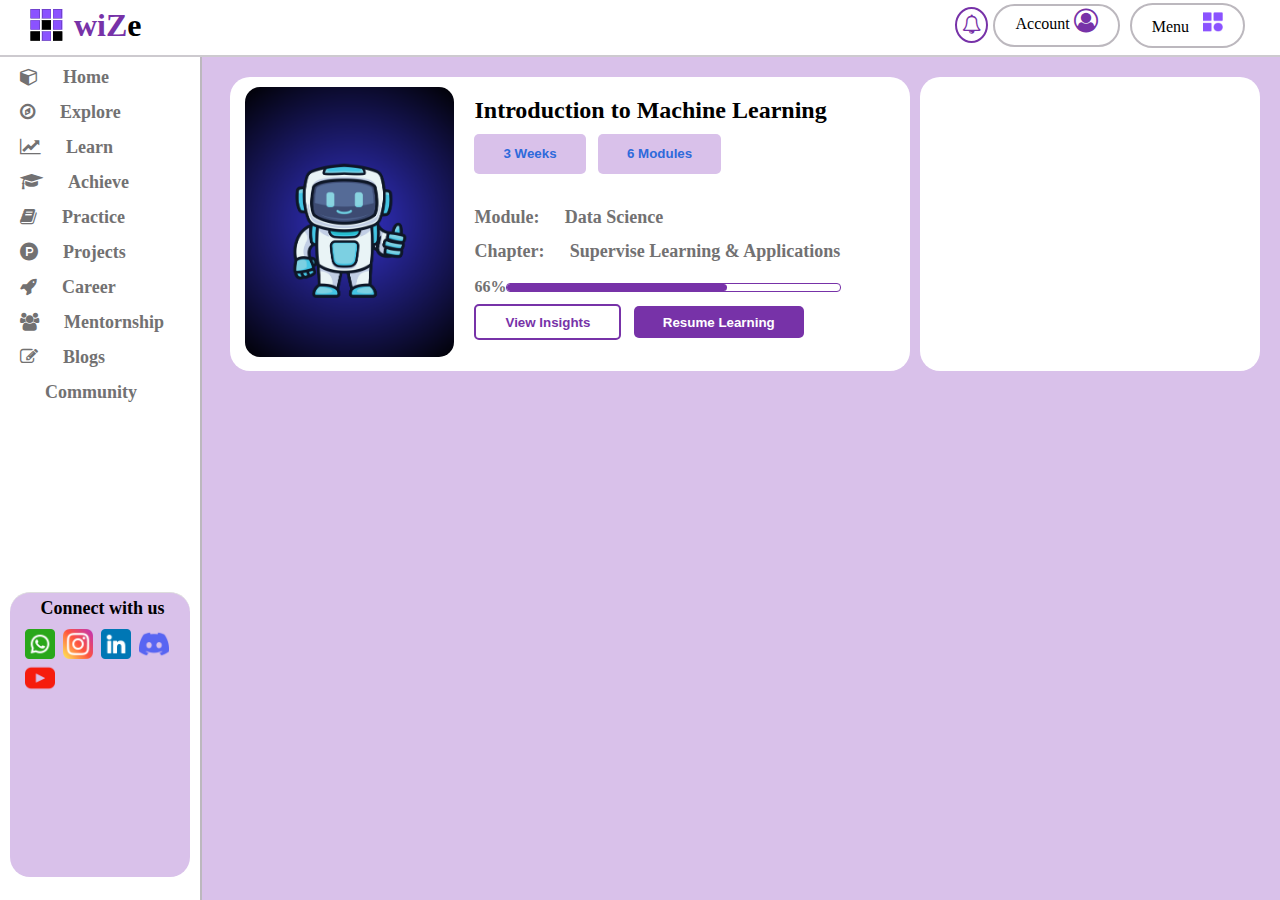
<file: index.html>
<!DOCTYPE html>
<html lang="en">
<head>
  <meta charset="UTF-8">
  <meta name="viewport" content="width=device-width, initial-scale=1.0">
  <title>Document</title>
  <link rel="stylesheet" href="index.css">
  <link rel="stylesheet" href="https://cdnjs.cloudflare.com/ajax/libs/font-awesome/4.7.0/css/font-awesome.min.css">
</head>
<body>
  <header class="header">
    <nav class="nav">
      <span class="nav-child">
        <span class="grid-icon">
          <img src="images/logo.png" alt="logo">
        </span>
        <span class="title">wiZ<span>e</span></span>
      </span>
      <span class="nav-child">
        <span class="bell-icon">
          <i class="fa fa-bell-o"></i>
        </span>
        <span class="details">Account <span class="icon">
            <i class="fa fa-user-circle-o" aria-hidden="true"></i>
          </span></span>
        <span class="details">Menu
          <span class="menu-icon">
            <img src="images/menu icon.png" alt="menu-icon">
          </span>
        </span>
      </span>
    </nav>
  </header>

  <main>
    <aside class="aside">
      <div class="container"></div>
      <div class="social-container">
        <p>Connect with us</p>
        <div class="connect">
          <img src="images/connect/whatsapp (1).png" alt="WhatsApp">
          <img src="images/connect/instagram (1).png" alt="Instagram">
          <img src="images/connect/linkedin.png" alt="LinkedIn">
          <img src="images/connect/discord.png" alt="Discord">
          <img src="images/connect/youtube.png" alt="YouTube">
        </div>
      </div>
    </aside>
    <div class="main-content">
      <div class="main-container">
        <section class="first">
          <section id="banner">
            <img src="images/banner/banner.png" alt="">
          </section>
          <section class="intro-section">
            <h1>Introduction to Machine Learning</h1>
            <div class="btn-container">
              <button class="btn">3 Weeks</button>
              <button class="btn">6 Modules</button>
            </div>
            <div class="data-container">
              <span class="key">Module:</span>
              <span class="value">Data Science</span>
            </div>
            <div class="data-container">
              <span class="key">Chapter:</span>
              <span class="value">Supervise Learning & Applications</span>
            </div>
            <div class="progress">
              <div class="percent">66%</div>
              <div class="progress-bar">
                <div class="progress-in" style="width: 66%;"></div>
              </div>
            </div>
    
            <div class="big-btn">
              <button class="light">View Insights</button>
              <button class="dark">Resume Learning</button>
            </div>
          </section>
    
        </section>
        <section class="second">
          <div></div>
        </section>
      </div>
      <div class="module-container">
      </div>
      <!-- <div class="chapter-container-start">
          <div class="chapter-container-items">
          </div>
          <div class="lesson-container">
            
          </div>
      </div> -->

    </div>
  </main>

  <script src="data/aside.js"></script>
  <script src="data/module.js"></script>
  <script src="data/chapter.js"></script>
  <script src="script.js"></script>
</body>
</html>
</file>
<file: index.css>
*{
   margin: 0px;
   padding: 0px;
}
html, body {
  height: 100%; /* Ensures the HTML and body take up full height */
  margin: 0;
  padding: 0;
}

body {
  background-color: #d9c1ea;
  display: flex; /* Ensures body can flex and expand */
  flex-direction: column;
  min-height: 100vh; /* Ensures body takes at least full viewport height */
}
.header{
  height: 55px;
  border-bottom: 2px solid #cdcacf;
  position: fixed;
  background-color: white;
  width: 100%;
  z-index: 1000;
}

.nav{
  height: 30px;
  /* margin-top: 15px; */
  display: flex;
  justify-content: space-between;
  margin-left: 20px;
  margin-right: 20px;
  /* margin-top: 10px; */
  margin-bottom: 5px;
}

.nav-child{
  display: flex;
  justify-content: space-between;
  height: 30px;
  margin: 10px;
  align-items: center;
}
.grid-icon{
  margin-right: 10px;
}

.title{
  font-size:xx-large;
  font-weight: bolder;
  color: #7732a8;
}

.title span{
  color: black;
}

.details{
  border: 2px solid #bcb8be;
  padding-top:2px;
  margin: 5px;
  padding-left: 20px;
  padding-right: 20px;
  padding-bottom: 10px;
  border-radius:40px;
}

.icon{
  color: #7732a8;
  font-size:x-large;
  font-weight: 300;

}

.bell-icon{
  color: #7732a8;
  font-size:larger;
  font-weight: 300;
  border: 2px solid #7732a8;
  border-radius: 50%;
  padding: 5px;

}

.menu-icon img{
  height: 20px;
  width: 20px;
  padding-top: 5px;
  margin-left: 10px;
}

main{
  padding-top: 57px;
  display: flex;
  flex-grow: 1; /* Ensures main expands */
  min-height: calc(100vh - 57px);
   /* Ensures main takes at least the remaining viewport height */
}

aside {
  width: 200px;
  height: calc(100vh - 57px);
  display: flex;
  flex-direction: column;
  justify-content: space-between;
  border-right: 2px solid #bcb8be;
  background-color: white; /* Ensures aside has the background color */
  min-height: 100vh; 
  position: fixed;
  overflow-y: auto;
  
}


.container {
  flex-grow: 1;
  display: flex;
  flex-direction: column;
}

.container-item {
  flex-shrink: 1;
  font-size: large;
  font-weight: bolder;
  margin-bottom: 2%;
  padding-left: 20px;
  padding-right: 10px;
  margin-top: 10px;
  color: #727172;
  transition: transform 0.3s;
  cursor: pointer;
}

.container-item:hover
{
  transform: scale(1.1);
}
.container-item.active{
  border-left: 5px solid #7732a8;
}

.container-item .item {
  margin-left: 20px;
  padding: 5px;
}




.social-container {
  padding-top: 5px;
  padding-left: 15px;
  padding-bottom: 5px;
  padding-right: 10px;
  background-color: #d9c1ea;
  border-top: 1px solid #ddd;
  margin: 10px;
  margin-bottom: 40%;
  border-radius: 20px;
  flex-grow: 1;
}

.social-container p {
  font-size: large;
  font-weight: bold;
  margin-bottom: 10px;
  text-align: center;
}

.connect img {
  height: 30px;
  width: 30px;
  margin-right: 4px;
  transition: transform 0.3s;
}

.connect img:hover {
  transform: scale(1.1);
}

.main-content {

  flex-grow: 1;
  background-color: #d9c1ea; 
  margin-left: 200px;
  padding: 10px;
  box-sizing: content-box;
}

.main-container{
  display: flex;
  justify-content: space-between;
  flex-wrap: wrap;
  margin: 10px;
  box-sizing: border-box;
  margin-left: 20px;
}

.main-container .first{
  background-color: white;
  border-radius: 20px;
  display: flex;
  padding: 10px;
  flex-grow: 2;
  margin-right: 10px;
  flex-wrap:wrap;
}
.first .banner{
  flex-grow: 1;
}
.main-container .first img{
  height: 270px;
  border-radius: 15px;
  margin-left: 5px;
}

.intro-section{
  margin-left: 10px;
  padding: 10px;
  flex-grow: 2;
}

.intro-section h1{
  font-size: x-large;
  margin-bottom: 10px;
}
.btn-container{
  margin-bottom: 8%;
}
.btn-container button{
  margin-right: 2%;
  padding:3% 7%;
  border-radius: 5px;
  border: none;
  background-color: #d9c1ea;
  text-align: center;
  color:#2e6adb;
  font-weight: bold;
}

.data-container{
  font-size: large;
  font-weight: bold;
  color: #727172;
  margin-top: 3%;
}

.data-container .key{
  margin-right: 5%;
}
.progress{
  margin-top: 4%;
  margin-bottom: 2%;
  display: flex;
  align-items: center;
}

.progress-bar{

  background-color: white;
  border: 1px solid #7732a8;
  height: 7px;
  border-radius: 4px;
  width: 80%;
  position: relative;
}



.progress-in {
  position: absolute;
  height: 100%;
  border-radius: 4px;
  background-color: #7732a8;
}



.percent {
  font-weight: bold;
  color: #727172;
}

.big-btn button
{
  padding: 2% 7%;
  margin-right: 2%;
  border-radius: 5px;
  font-weight: bold;
  font-size: 400;
  cursor: pointer;
}

.big-btn .light{
  background-color: white;
  color: #7732a8;
  border: 2px solid #7732a8;
}

.big-btn .dark{
  color: white;
  background-color: #7732a8;
  border: none;
}
.second{
  background-color:white;
  flex-grow: 1;
  width: 30%;
  border-radius: 20px;
  
}
.module-container{
  display: none;
  visibility: hidden;
  margin-left: 10px;
  padding-bottom: 10px;
  margin-right: 20px;
  padding-right:20px;
}

.module-container-info{
  display: flex;
  margin:10px,5px,10px,10px;
  background-color: white;
  border-radius: 20px;
  padding: 10px;
  width: 100%;
  margin: 10px;
  cursor: pointer;
}

.module-container-info img{
  height: 10px;
  width: 10px;
}

.module-container-info .module-info{
  display: flex;
  flex-wrap: wrap;
  width: 70%;
}

.module-info .module-icon img{
  height: 90%;
  width: 60px;
  margin-right: 20px;
}


.module-info .info{
  display: flex;
  justify-content: space-between;
  width: 55%;
  flex-grow: 2;
  margin-right: 1%;
  padding-right: 5px;
  flex-wrap: wrap;
}
.module-info .info .info-info{
  margin-right: 10px;
}
.module-info .info .module-heading{
  color: #7732a8;
  text-decoration: underline 1px solid #7732a8;
  margin-bottom: 10px;
}

.module-info .info .main-module-heading{
  font-size: larger;
  font-weight: bold;
  margin-bottom: 10px;
}

.module-info .info .time-module-info{
  font-weight: bold;
  color: #727172;
  margin-bottom: 10px;
}

.module-info .info .time-module-info .bullet{
  margin:0 15px;
}

.module-info .grade-info{
  align-content: center;
}
.module-info .grade-info .percent-heading{
  margin-bottom: 10px;
}
.module-container .progress-info{
  width: 30%;
  border-left: 1.5px solid #727172;
  padding: 10px 20px;
  align-content: center;
  
}

.module-container .progress-info .progress-container{
  display: flex;
  flex-wrap: wrap;
  align-items: center;
}

.progress-container .progress{
  width: 80%;
  flex-grow: 2;
}
.chapter-container{
  width: 101%;
  margin-left: 10px;
  display: none;
 background-color: white;
 border-radius: 20px;
 padding: 5px 0 5px 5px;
}

.chapter-container-start{

  padding: 5px;
  width: 100%;
  display: flex;
  flex-wrap: wrap;
  /* margin-right: 10px; */
}
.chapter-container-items
{
  flex-grow: 0;
  width: 35%;
  padding: 5px;
  margin-right: 5px;
  /* flex-grow: 1; */
  
}

.chapter-item{
  background-color: #d9c1ea;
  display: flex;
  flex-wrap: wrap;
  padding: 10px 20px;
  justify-content: space-between;
  border-radius: 10px;
  border: 1px solid #bcb8be;
  align-items: center;
  margin: 5px;
  cursor: pointer;
}

.js-chapter-item{
  background-color: white;
  color: #7732a8;
  border: 2px solid #7732a8;
}

.chapter-item:hover{
  background-color: white;
  border: 2px solid #7732a8;
}


.chapter-item .chapter-no{
  font-size: 500;
  font-weight: bold;
  color: #747174;
  margin-bottom: 5px;
}

.js-chapter-item .chapter-no{
  color: #7732a8;
}

.chapter-item .chapter-name{
  font-size: large;
  font-weight: bold;
  color: black;
}

.js-chapter-item .chapter-name{
  color: #7732a8;
}

.chapter-item .arrow img{
  height: 20px;
  width: 20px;
}

.lesson-container{
  flex-grow: 1;
  padding: 10px;
}

.lesson-inner-container{
  margin-right: 10px;
  padding: 25px;
  background-color:white ;
  border: 1px solid #bcb8be;
  border-radius: 10px;
  display: none;
}

.lesson-inner-container.active{
  display: block;
}

.lesson-title{
  font-size: larger;
  font-weight: bolder;
   padding-bottom: 5px;
   margin-bottom: 10px;
}

.lesson-container-info{
  display: flex;
  margin: 10px 0;
  flex-wrap: wrap;
  align-items: center;
}

.lesson-info-section{
  width: 75%;
  background-color:white;
  margin-right: 20px;
  padding: 10px 0;
  border: 1px solid #eeebef;
  border-radius: 40px;
  cursor: pointer;
}

.lesson-info-section:hover{
  background-color: #d9c1ea;
  border: none;
}


.icon-span{
  margin:5px 10px 5px 5px;
  border: 2px solid #7732a8;
  border-radius: 100%;
  background-color: #d9c1ea;
  padding: 3px 5px;
}

.icon-span i{
  color: #7732a8;
}

.lesson-heading{
  font-weight: bold;
  margin-right: 5px;
}

.Revise{
  width: 95px;
  padding: 10px;
  cursor: pointer;
  background-color: rgb(255, 170, 0);
  border-radius: 40px;
  color: white;
  display: flex;
}

.lesson-status-info-ele{
  margin-right: 6px;
  flex-grow: 1;
}

.Completed{
  padding: 10px;
  cursor: pointer;
  background-color: green;
  border-radius: 40px;
  color: white;
}

.Try.again{
  width: 95px;
  padding: 10px;
  cursor: pointer;
  background-color: red;
  border-radius: 40px;
  color: white;
}

.Not.started{
  padding: 10px;
  cursor: pointer;
  background-color: rgba(57, 101, 247, 0.961);
  border-radius: 40px;
  color: white;
}

.capstone-container{
  background-color: #d9c1ea;
  margin:20px;
  border: 1px solid #bcb8be;
  border-radius: 10px;
  display: flex;
  padding-right: 20px;
  align-items: center;
}

.image-container{
  height: 100%;
  width: 20%;
  background-color: #7732a8;
  border-radius: 10px;
  margin-right: 20px;
}

.image-item{
  width: 100%;
  height: 100%;
}
.capstone-main-container{
  flex-grow: 1;
}
.capstone-header-container{
  display: flex;
  flex-wrap: wrap;
  justify-content: space-between;
  padding: 10px 0px;
  border-bottom: 1px solid #bcb8be;
  align-items: center;
}


.capstone-title{
  font-size: larger;
  font-weight: bolder;
  margin-right: 10px;
}

.capstone-heading i{
  font-size:x-large;
  background-color: #bcb8be;
  color: #d9c1ea;
  border-radius: 50%;
  font-style: italic;
  border: 2px solid #bcb8be;
}

.capstone-guideline{
  font-weight: bold;
  color: #56237b;
}

.capstone-info{
  padding: 5px 0px;
}

.capstone-info-heading{
  font-size: 600;
  color: #747174;
  font-style: italic;
  text-decoration: underline 1px solid #747174;
}

.capstone-info-details{
  display: flex;
  padding: 5px 0px;
  justify-content: space-between;
  align-items: center;
  /* flex-wrap: wrap; */
}

.capstone-info-content{
  flex-grow: 1;
  margin-right: 10px;
  color: #747174;
}

.capstone-info-details i{
  background-color: #56237b;
  color: white;
  font-size: larger;
  padding: 10px;
  border-radius: 50%;
  cursor: pointer;
}
</file>
